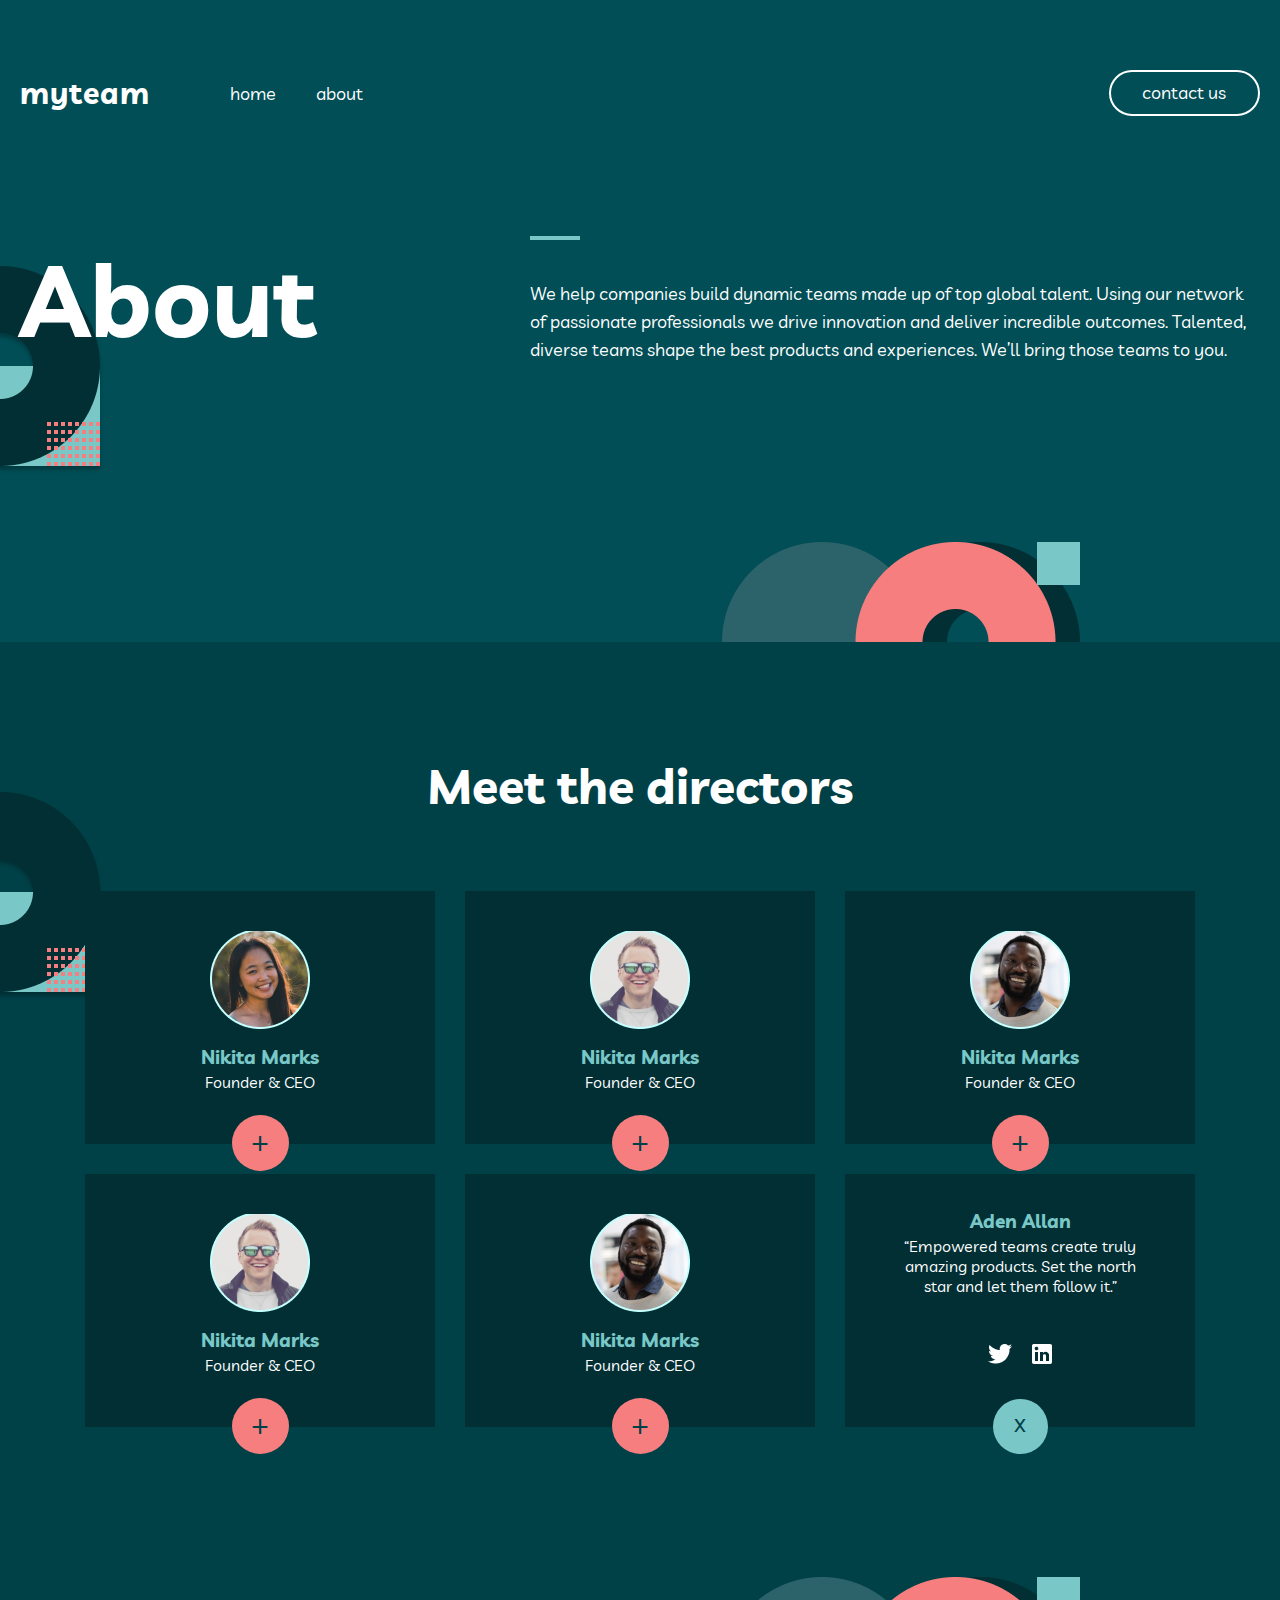
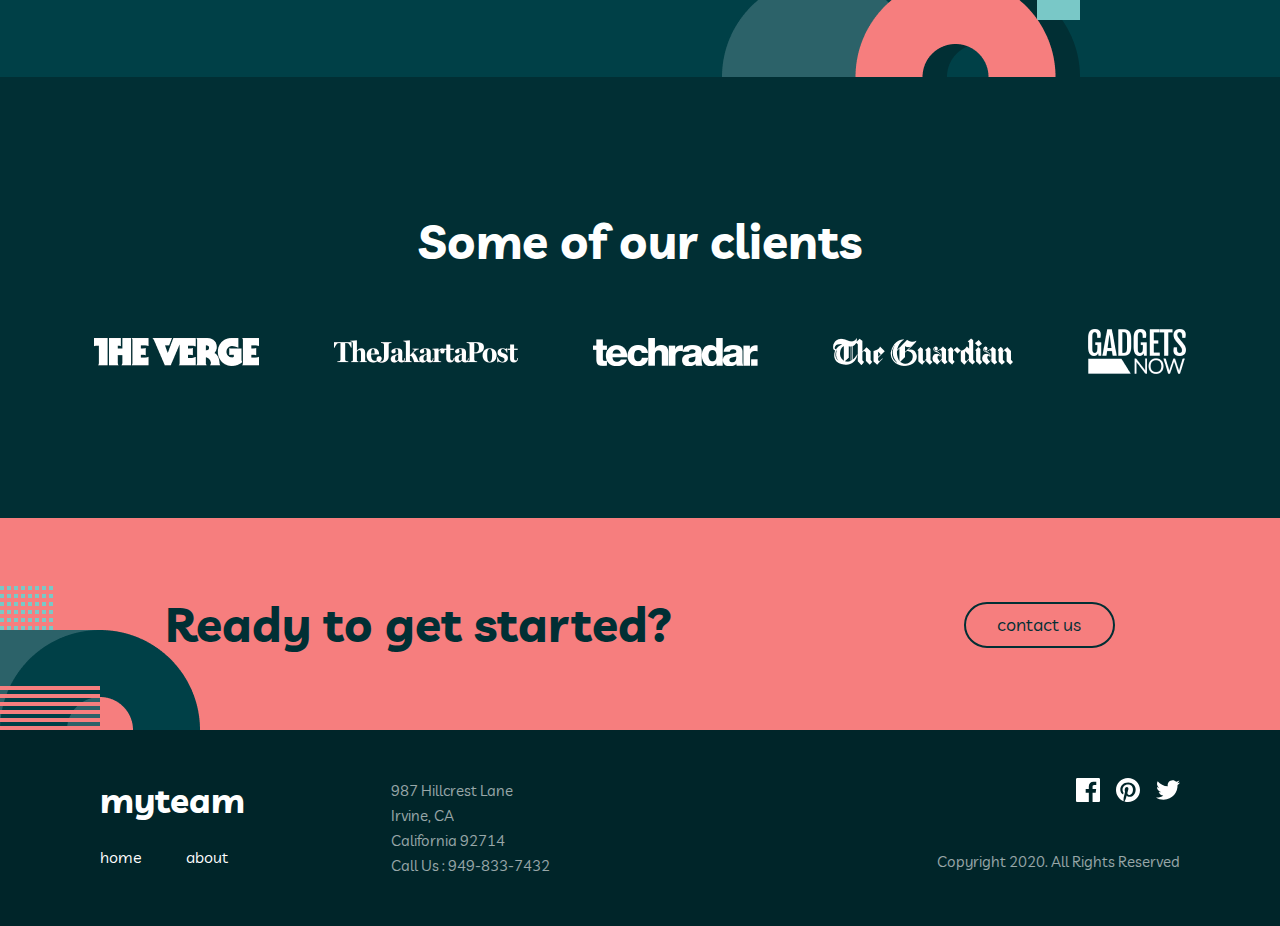
<file: about.html>
<!DOCTYPE html>
<html lang="en">
<head>
    <meta charset="UTF-8">
    <meta name="viewport" content="width=device-width, initial-scale=1.0">
    <title>myteam site</title>
    <link rel="preconnect" href="https://fonts.googleapis.com">
    <link rel="preconnect" href="https://fonts.gstatic.com" crossorigin>
    <link href="https://fonts.googleapis.com/css2?family=Livvic:wght@600;700&display=swap" 
        rel="stylesheet">
    <link rel="stylesheet" href="https://cdnjs.cloudflare.com/ajax/libs/font-awesome/6.5.1/css/all.min.css" integrity="sha512-DTOQO9RWCH3ppGqcWaEA1BIZOC6xxalwEsw9c2QQeAIftl+Vegovlnee1c9QX4TctnWMn13TZye+giMm8e2LwA==" crossorigin="anonymous" referrerpolicy="no-referrer" />
    <link rel="stylesheet" href="./css/style.css">
    <link rel="stylesheet" href="./css/about.css">
</head>
<body>
    <header>
        <div class="container">
            <nav class="nav">
                <ul class="nav__item">
                    <a href="/">
                        <li class="logo">myteam</li>
                    </a>
                    <div class="nav__item__page">
                        <a href="/">
                            <li>home</li>
                        </a>
                        <a href="./about.html">
                            <li>about</li>
                        </a>
                    </div>
                </ul>
                <a href="./contact.html" class="btn__header">contact us</a>
                <i class="fa-solid fa-bars" id="menu"></i>
            </nav>
            <div class="canvas__nav">
                <div class="nav__item__page">
                    <a href="#">
                        <li>home</li>
                    </a>
                    <a href="#">
                        <li>about</li>
                    </a>
                </div>
                <a href="./contact.html" class="btn__header">contact us</a>
            </div>
        </div>
    </header>
    <section class="find__section about__section">
        <div class="container">
            <div class="find__wrap">
                <div class="find__item">
                    <h1>About
                    </h1>
                </div>
                <div class="find__item find__item__two about__item  ">
                    <div class="rectangle"></div>
                    <p>We help companies build dynamic teams made up of top global talent. Using our network of passionate professionals we drive innovation and deliver incredible outcomes. Talented, diverse teams shape the best products and experiences. We’ll bring those teams to you.</p>
                </div>
            </div>
        </div>
    </section>

    <section class="meet__section">
        <div class="container">
            <div class="meet__wrap">
                <div class="meet__title">
                    <h1>Meet the directors</h1>
                </div>
                <div class="meet__card__wrap">
                    <div class="card">
                        <img src="./img/Oval (1).png" alt="">
                        <h3>Nikita Marks</h3>
                        <p>Founder & CEO</p>
                    </div>
                    <div class="card">
                        <img src="./img/Oval (2).png" alt="">
                        <h3>Nikita Marks</h3>
                        <p>Founder & CEO</p>
                    </div>
                    <div class="card">
                        <img src="./img/Oval (3).png" alt="">
                        <h3>Nikita Marks</h3>
                        <p>Founder & CEO</p>
                    </div>
                    <div class="card">
                        <img src="./img/Oval (2).png" alt="">
                        <h3>Nikita Marks</h3>
                        <p>Founder & CEO</p>
                    </div>
                    <div class="card">
                        <img src="./img/Oval (3).png" alt="">
                        <h3>Nikita Marks</h3>
                        <p>Founder & CEO</p>
                    </div>
                    <div class="card six__card">
                        <h3>Aden Allan</h3>
                        <p style="width: 254px; text-align: center;">“Empowered teams create truly amazing products. Set the north star and let them follow it.”</p>
                        <div>
                            <img src="./img/twiter.png" alt="">
                            <img src="./img/Shape.png" alt="">
                        </div>
                    </div>
                </div>
            </div>
        </div>
    </section>

    <section class="some__section">
        <div class="container">
            <div class="some__wrap">
                <div class="some__title">
                    <h1>Some of our clients</h1>
                </div>
                
                <div class="img__wrap">
                    <div>

                        <img src="./img/Object (4).png" alt="">
                    </div>
                    <div>

                        <img src="./img/jakarta.png" alt="">
                    </div>
                    <div>

                        <img src="./img/Object (3).png" alt="">
                    </div>
                    <div>

                        <img src="./img/Object (1).png" alt="">
                    </div>
                    <div>

                        <img src="./img/gadgets-now (1).png" alt="">
                    </div>
                </div>
            </div>
        </div>
    </section>

    <section class="ready__section">
        <div class="container">
            <div class="ready__wrap">
                <h1>Ready to get started?</h1>
                <div>

                    <a href="./contact.html">contact us</a>
                </div>
            </div>
        </div>
    </section>

    <footer class="footer__myteam">
        <div class="container">
            <div class="myteam__wrap__footer">
                <div class="card__wrap__link">
                    <div class="myteam__card__footer">
                        <h1>myteam</h1>
                        <a href="#">home</a>
                        <a href="#">about</a>
                    </div>
                    <div class="myteam__card__footer__two">
                        <p>987  Hillcrest Lane</p>
                        <p>Irvine, CA</p>
                        <p>California 92714</p>
                        <p>Call Us : 949-833-7432</p>
                    </div>
                </div>
                <div class="myteam__card__footer__three">
                    <div>
                        <svg width="24" height="24" viewBox="0 0 24 24" fill="none" xmlns="http://www.w3.org/2000/svg">
                            <path d="M22.675 0H1.325C0.593 0 0 0.593 0 1.325V22.676C0 23.407 0.593 24 1.325 24H12.82V14.706H9.692V11.084H12.82V8.413C12.82 5.313 14.713 3.625 17.479 3.625C18.804 3.625 19.942 3.724 20.274 3.768V7.008L18.356 7.009C16.852 7.009 16.561 7.724 16.561 8.772V11.085H20.148L19.681 14.707H16.561V24H22.677C23.407 24 24 23.407 24 22.675V1.325C24 0.593 23.407 0 22.675 0Z" fill="white"/>
                        </svg>
                        
                        <svg width="24" height="24" viewBox="0 0 24 24" fill="none" xmlns="http://www.w3.org/2000/svg">
                                <path id="Path" d="M12 0C5.373 0 0 5.372 0 12C0 17.084 3.163 21.426 7.627 23.174C7.522 22.225 7.427 20.769 7.669 19.733C7.887 18.796 9.076 13.768 9.076 13.768C9.076 13.768 8.717 13.049 8.717 11.986C8.717 10.318 9.684 9.072 10.888 9.072C11.911 9.072 12.406 9.841 12.406 10.762C12.406 11.791 11.751 13.33 11.412 14.757C11.129 15.951 12.011 16.926 13.189 16.926C15.322 16.926 16.961 14.677 16.961 11.431C16.961 8.558 14.897 6.549 11.949 6.549C8.535 6.549 6.531 9.11 6.531 11.756C6.531 12.787 6.928 13.894 7.424 14.494C7.522 14.613 7.536 14.718 7.507 14.839L7.174 16.199C7.121 16.419 7 16.466 6.772 16.36C5.273 15.662 4.336 13.471 4.336 11.711C4.336 7.926 7.086 4.449 12.265 4.449C16.428 4.449 19.663 7.416 19.663 11.38C19.663 15.516 17.056 18.844 13.436 18.844C12.22 18.844 11.077 18.213 10.686 17.466L9.938 20.319C9.667 21.362 8.936 22.669 8.446 23.465C9.57 23.812 10.763 24 12 24C18.627 24 24 18.627 24 12C24 5.372 18.627 0 12 0Z" fill="white"/>
                        </svg>
                                
                        <svg width="24" height="20" viewBox="0 0 24 20" fill="none" xmlns="http://www.w3.org/2000/svg">
                                    <path id="Path" d="M24 2.55699C23.117 2.94899 22.168 3.21299 21.172 3.33199C22.189 2.72299 22.97 1.75799 23.337 0.607986C22.386 1.17199 21.332 1.58199 20.21 1.80299C19.313 0.845986 18.032 0.247986 16.616 0.247986C13.437 0.247986 11.101 3.21399 11.819 6.29299C7.728 6.08799 4.1 4.12799 1.671 1.14899C0.381 3.36199 1.002 6.25699 3.194 7.72299C2.388 7.69699 1.628 7.47599 0.965 7.10699C0.911 9.38799 2.546 11.522 4.914 11.997C4.221 12.185 3.462 12.229 2.69 12.081C3.316 14.037 5.134 15.46 7.29 15.5C5.22 17.123 2.612 17.848 0 17.54C2.179 18.937 4.768 19.752 7.548 19.752C16.69 19.752 21.855 12.031 21.543 5.10599C22.505 4.41099 23.34 3.54399 24 2.55699Z" fill="white"/>
                        </svg>
                        
                    </div>
                    <p>Copyright 2020. All Rights Reserved</p>
                </div>
            </div>
        </div>
    </footer>


    <script src="./js/main.js"></script>
</body>
</html>
</file>
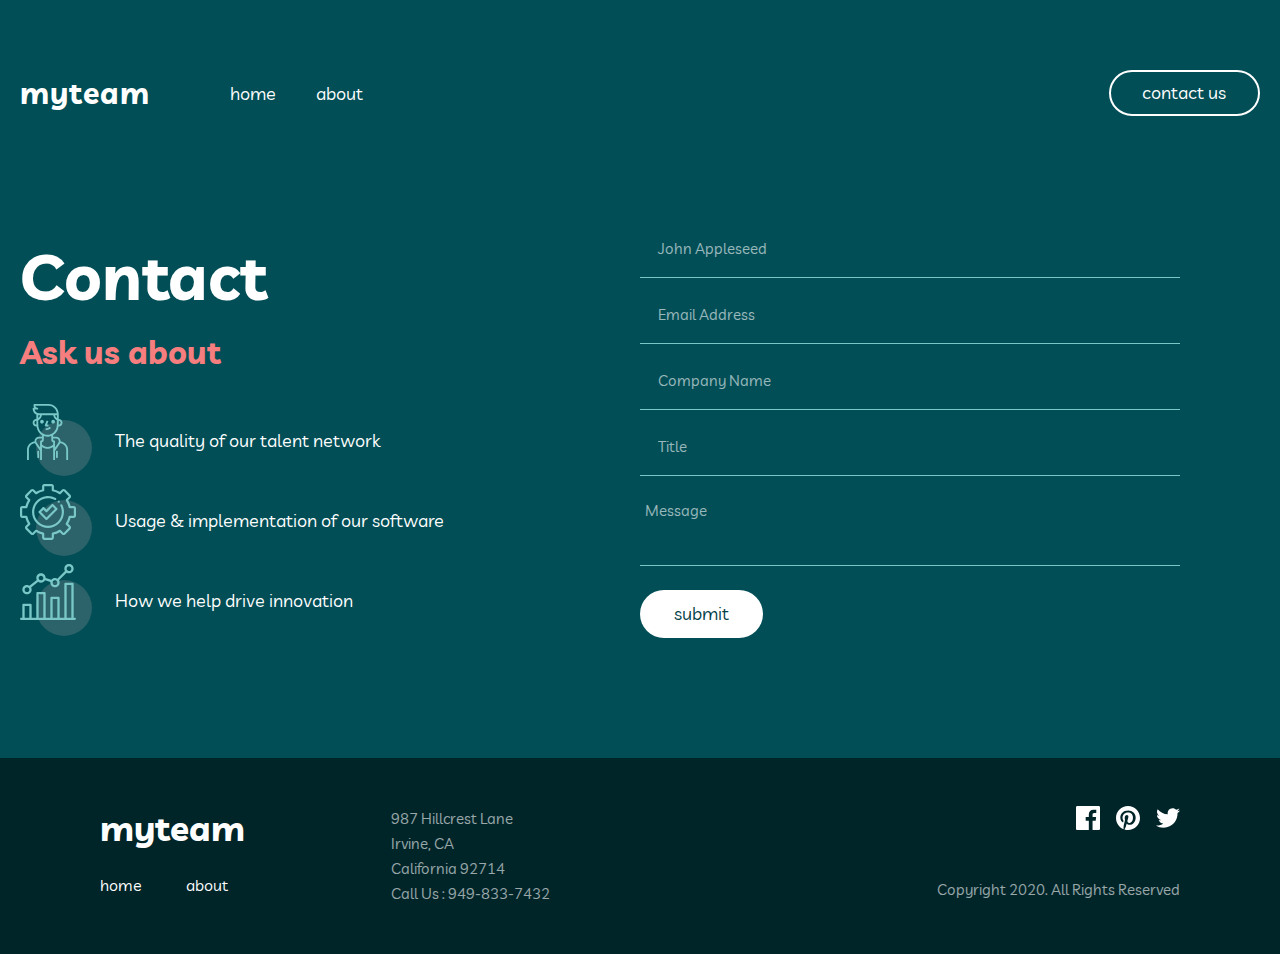
<file: contact.html>
<!DOCTYPE html>
<html lang="en">

<head>
    <meta charset="UTF-8">
    <meta name="viewport" content="width=device-width, initial-scale=1.0">
    <title>myteam site</title>
    <link rel="preconnect" href="https://fonts.googleapis.com">
    <link rel="preconnect" href="https://fonts.gstatic.com" crossorigin>
    <link href="https://fonts.googleapis.com/css2?family=Livvic:wght@600;700&display=swap" rel="stylesheet">
    <link rel="stylesheet" href="https://cdnjs.cloudflare.com/ajax/libs/font-awesome/6.5.1/css/all.min.css"
        integrity="sha512-DTOQO9RWCH3ppGqcWaEA1BIZOC6xxalwEsw9c2QQeAIftl+Vegovlnee1c9QX4TctnWMn13TZye+giMm8e2LwA=="
        crossorigin="anonymous" referrerpolicy="no-referrer" />
    <link rel="stylesheet" href="./css/style.css">
    <link rel="stylesheet" href="./css/about.css">
    <link rel="stylesheet" href="./css/contact.css">

</head>

<body>
    <header>
        <div class="container">
            <nav class="nav">
                <ul class="nav__item">
                    <a href="/">
                        <li class="logo">myteam</li>
                    </a>
                    <div class="nav__item__page">
                        <a href="/">
                            <li>home</li>
                        </a>
                        <a href="./about.html">
                            <li>about</li>
                        </a>
                    </div>
                </ul>
                <a href="./contact.html" class="btn__header">contact us</a>
                <i class="fa-solid fa-bars" id="menu"></i>
            </nav>
            <div class="canvas__nav">
                <div class="nav__item__page">
                    <a href="#">
                        <li>home</li>
                    </a>
                    <a href="#">
                        <li>about</li>
                    </a>
                </div>
                <a href="./contact.html" class="btn__header">contact us</a>
            </div>
        </div>
    </header>
    <section class="contact__section about__section">
        <div class="container">
            <div class="contact__wrap">
                <div class="contact__item">
                    <div class="contact__item__title">
                        <h1>Contact</h1>
                        <h3>Ask us about</h3>
                        <div class="contact__img__wrap">
                            <div class="contact__img__description">
                                <svg class="svg__one" width="72" height="72" viewBox="0 0 72 72" fill="none"
                                    xmlns="http://www.w3.org/2000/svg">
                                    <g id="Group 11">
                                        <circle id="Oval Copy 4" cx="44" cy="44" r="28" fill="#2C6269" />
                                        <g id="Group 9">
                                            <path id="Combined Shape" fill-rule="evenodd" clip-rule="evenodd"
                                                d="M14.4958 0H28.4958C34.1565 0 38.7625 4.606 38.7625 10.2666V10.2667V14.9333C40.8214 14.9333 42.4958 16.6078 42.4958 18.6667C42.4958 20.7256 40.8214 22.4 38.7625 22.4H38.55C38.2613 26.0674 36.1975 29.2747 33.1623 31.101V32.6667H36.1118C38.6029 32.6667 40.6292 34.693 40.6291 37.1842C40.6298 37.2541 40.6289 37.3238 40.6263 37.3934L40.7476 37.4014C44.9636 37.9624 48.0958 41.5427 48.0959 45.7333V56H46.2292V45.7334C46.2292 42.4733 43.7932 39.6891 40.561 39.258L40.1563 39.2323C40.0733 39.3986 39.9798 39.5606 39.8759 39.7172L35.0291 46.9513V56H33.1623V42.9565C31.5585 44.1449 29.6053 44.8 27.5625 44.8C25.5193 44.8 23.5662 44.1451 21.9625 42.9571V56H20.0958V46.9507L15.251 39.7198C15.1464 39.5623 15.0523 39.3996 14.9689 39.2326L14.5023 39.2634C11.3318 39.689 8.89576 42.4732 8.89576 45.7333V56H7.02905V45.7333C7.02905 41.5426 10.1613 37.9633 14.3165 37.407L14.4982 37.3946C14.4954 37.3215 14.4943 37.2481 14.495 37.1746C14.495 34.6929 16.5212 32.6666 19.0123 32.6666H21.9625V31.1315C19.2932 29.5509 17.3029 26.8626 16.72 23.577C16.6621 23.2503 16.6183 22.9208 16.5903 22.5904L16.5756 22.4H16.3625C14.3035 22.4 12.6292 20.7255 12.6292 18.6666C12.6292 16.6077 14.3035 14.9333 16.3625 14.9333H16.3639L16.3626 10.5691C14.1571 9.51877 12.6292 7.26788 12.6292 4.66659C12.6292 4.15144 13.0473 3.7333 13.5625 3.7333H14.0636C13.7445 3.18358 13.5625 2.54603 13.5625 1.86659V0.933297C13.5625 0.418141 13.9806 0 14.4958 0ZM33.1623 35.672V34.5334H36.1118C37.5733 34.5334 38.7625 35.7234 38.7625 37.1934C38.768 37.7264 38.615 38.2415 38.3229 38.6811L35.0291 43.5973V37.5387C35.0292 37.0226 34.6119 36.6053 34.0958 36.6053H33.9371C33.4891 36.5287 33.1586 36.1377 33.1623 35.672ZM29.5133 32.4996C30.1282 32.3806 30.7236 32.2126 31.2956 32V35.6636C31.2863 36.8807 32.0563 37.9363 33.1623 38.3254V40.4479C31.7314 42.032 29.7086 42.9333 27.5625 42.9333C25.4163 42.9333 23.3935 42.0319 21.9625 40.4494V38.3264C23.0676 37.9373 23.8375 36.8826 23.8292 35.672V32.0136C25.0092 32.4416 26.2729 32.6723 27.5728 32.6723C28.2121 32.6723 28.8618 32.6153 29.5133 32.4996ZM20.0958 37.5387V43.5959L16.804 38.6829C16.51 38.2414 16.357 37.7253 16.3626 37.1839C16.3625 35.7224 17.5515 34.5333 19.0132 34.5333H21.9625V35.6786C21.9653 36.1377 21.6358 36.5288 21.1878 36.6054H21.0291C20.5139 36.6054 20.0958 37.0226 20.0958 37.5387ZM35.1286 11.1999H36.896L36.8969 14.0611C36.1833 13.4162 35.4004 12.4564 35.1286 11.1999ZM33.2295 11.1999C33.6437 14.0413 35.8703 15.7542 36.8976 16.4045L36.8986 19.5273L36.7016 22.0715C36.4422 26.3238 33.3398 29.8584 29.1725 30.6647C24.2034 31.5467 19.4396 28.2213 18.5567 23.2503C18.5092 22.9796 18.4727 22.7071 18.4503 22.4401L18.2292 19.6V16.4032C19.2574 15.752 21.4814 14.0394 21.8953 11.1999H33.2295ZM16.3625 16.8H16.3644L16.3653 19.6719L16.4317 20.5333H16.3625C15.333 20.5333 14.4958 19.6961 14.4958 18.6666C14.4958 17.6372 15.333 16.8 16.3625 16.8ZM19.9963 11.1999C19.7247 12.4555 18.9424 13.4148 18.2292 14.0597V11.1334C18.534 11.1772 18.8457 11.1999 19.1625 11.1999H19.9963ZM38.7625 19.6V16.8C39.7919 16.8 40.6292 17.6372 40.6292 18.6667C40.6292 19.6961 39.792 20.5334 38.7625 20.5334H38.6912L38.7625 19.6ZM14.59 5.6C15.0232 7.72702 16.9094 9.3333 19.1625 9.3333V9.33341H36.8435C36.3778 5.13898 32.8125 1.8667 28.4958 1.8667H15.4291C15.4291 2.89625 16.2663 3.73341 17.2958 3.73341C17.8109 3.73341 18.2291 4.15155 18.2291 4.6667C18.2291 5.18186 17.8109 5.6 17.2958 5.6H14.59ZM23.8292 17.7333C23.8292 18.7642 22.9934 19.6 21.9625 19.6C20.9315 19.6 20.0958 18.7642 20.0958 17.7333C20.0958 16.7023 20.9315 15.8666 21.9625 15.8666C22.9934 15.8666 23.8292 16.7023 23.8292 17.7333ZM33.1625 19.6C34.1934 19.6 35.0292 18.7642 35.0292 17.7333C35.0292 16.7023 34.1934 15.8666 33.1625 15.8666C32.1315 15.8666 31.2958 16.7023 31.2958 17.7333C31.2958 18.7642 32.1315 19.6 33.1625 19.6ZM27.0743 20.5333L28.4286 17.1472L26.6954 16.4537L24.8287 21.1204C24.7139 21.4079 24.7494 21.7346 24.923 21.9903C25.0966 22.246 25.386 22.4 25.6959 22.4H28.4959V20.5333H27.0743ZM25.8545 24.2667C27.3076 24.2657 28.674 23.7001 29.7026 22.6726L31.0223 23.9933C29.6419 25.3727 27.806 26.1324 25.8545 26.1334H25.6958V24.2667H25.8545ZM17.2959 47.6C17.2959 47.0839 17.714 46.6667 18.2292 46.6667C18.7443 46.6667 19.1625 47.0839 19.1625 47.6V53.2C19.1625 53.7161 18.7443 54.1333 18.2292 54.1333C17.714 54.1333 17.2959 53.7161 17.2959 53.2V47.6ZM35.9625 47.6C35.9625 47.0839 36.3796 46.6667 36.8958 46.6667C37.4119 46.6667 37.8292 47.0839 37.8291 47.6V53.2C37.8291 53.7161 37.4119 54.1333 36.8958 54.1333C36.3796 54.1333 35.9625 53.7161 35.9625 53.2V47.6Z"
                                                fill="#79C8C7" />
                                        </g>
                                    </g>
                                </svg>
                                <p>The quality of our talent network</p>
                            </div>
                            <div class="contact__img__description">
                                <svg width="72" height="72" viewBox="0 0 72 72" fill="none"
                                    xmlns="http://www.w3.org/2000/svg">
                                    <g id="Group 12">
                                        <circle id="Oval Copy" cx="44" cy="44" r="28" fill="#2C6269" />
                                        <path id="Combined Shape" fill-rule="evenodd" clip-rule="evenodd"
                                            d="M33.9062 53.8125C33.9062 55.0186 32.9249 56 31.7188 56H24.2812C23.0751 56 22.0938 55.0186 22.0938 53.8125V50.5471C20.0357 50.0092 18.0717 49.1948 16.2354 48.1177L13.9244 50.4287C13.0712 51.2815 11.6835 51.2815 10.8307 50.4287L5.57129 45.1693C4.71851 44.3165 4.71851 42.9288 5.57129 42.076L7.88226 39.7646C6.80518 37.9283 5.99084 35.9643 5.45294 33.9062H2.1875C0.981384 33.9062 0 32.9249 0 31.7188V24.2812C0 23.0751 0.981384 22.0938 2.1875 22.0938H5.44568C5.98187 20.0323 6.79535 18.0648 7.87244 16.2251L5.57129 13.924C4.71851 13.0712 4.71851 11.6835 5.57129 10.8307L10.8307 5.57129C11.6835 4.71851 13.0712 4.71851 13.9244 5.57129L16.2174 7.86475C18.0588 6.78253 20.0289 5.96478 22.0938 5.42517V2.1875C22.0938 0.981384 23.0751 0 24.2812 0H31.7188C32.9249 0 33.9062 0.981384 33.9062 2.1875V5.41791C35.9741 5.95581 37.948 6.77271 39.7924 7.85449L42.076 5.57129C42.9288 4.71851 44.3165 4.71851 45.1693 5.57129L50.4287 10.8307C51.2815 11.6835 51.2815 13.0712 50.4287 13.9244L48.1455 16.2076C49.2273 18.052 50.0442 20.0259 50.5821 22.0938H53.8125C55.0186 22.0938 56 23.0751 56 24.2812V31.7188C56 32.9249 55.0186 33.9062 53.8125 33.9062H50.5748C50.0352 35.9711 49.217 37.9412 48.1353 39.7826L50.4283 42.076C51.2811 42.9288 51.2811 44.3165 50.4283 45.1693L45.1693 50.4287C44.3165 51.2815 42.9288 51.2815 42.0756 50.4287L39.7749 48.1276C37.9348 49.2047 35.9673 50.0181 33.9062 50.5543V53.8125ZM16.0713 45.641C16.2747 45.641 16.4785 45.6974 16.6596 45.8127C18.7407 47.1415 21.0167 48.0853 23.4238 48.618C23.9249 48.7291 24.2812 49.173 24.2812 49.6862V53.8125H31.7188V49.6921C31.7188 49.1786 32.0759 48.7343 32.5775 48.624C34.988 48.0934 37.2674 47.1509 39.3519 45.823C39.7843 45.5474 40.3504 45.6094 40.7131 45.9721L43.6227 48.8817L48.8817 43.6227L45.9785 40.7195C45.6154 40.3564 45.5538 39.7894 45.8307 39.3566C47.1641 37.2717 48.1118 34.9902 48.6462 32.5762C48.7569 32.0751 49.2012 31.7188 49.7139 31.7188H53.8125V24.2812H49.7199C49.2064 24.2812 48.762 23.9241 48.6518 23.4225C48.1199 21.0051 47.174 18.7202 45.8405 16.6318C45.5645 16.199 45.6265 15.6329 45.9892 15.2698L48.8817 12.3773L43.6227 7.11835L40.7302 10.0108C40.3675 10.3735 39.801 10.4355 39.3682 10.1595C37.2798 8.82605 34.9949 7.88055 32.5775 7.34821C32.0759 7.23798 31.7188 6.79364 31.7188 6.28009V2.1875H24.2812V6.28607C24.2812 6.79919 23.9249 7.2431 23.4242 7.35419C21.0098 7.88867 18.7283 8.83588 16.6434 10.1693C16.211 10.4462 15.6436 10.3846 15.2809 10.0215L12.3773 7.11835L7.11835 12.3773L10.0279 15.2873C10.3906 15.6496 10.4526 16.2157 10.177 16.6481C8.84912 18.7326 7.90662 21.012 7.37598 23.4225C7.26575 23.9241 6.82141 24.2812 6.30786 24.2812H2.1875V31.7188H6.31384C6.82697 31.7188 7.27087 32.0755 7.38196 32.5762C7.91473 34.9838 8.85895 37.2593 10.1873 39.3404C10.4633 39.7732 10.4017 40.3397 10.0386 40.7025L7.11835 43.6227L12.3773 48.8821L15.2975 45.9614C15.509 45.7504 15.7889 45.641 16.0713 45.641ZM16.7083 39.2917C19.8217 42.4046 23.9108 43.9615 28 43.9615C32.0892 43.9615 36.1783 42.4046 39.2917 39.2917C44.1597 34.4241 45.3646 27.0182 42.2901 20.8641C42.0201 20.3237 41.363 20.1041 40.8229 20.3741C40.2825 20.6441 40.0633 21.3012 40.3333 21.8417C42.9865 27.1528 41.9462 33.5439 37.7451 37.7451C35.0581 40.432 31.5295 41.7753 28 41.7748C24.4714 41.7744 20.9419 40.4312 18.2554 37.7451C12.8819 32.3716 12.8819 23.6284 18.2554 18.2554C22.6026 13.9077 29.38 12.9691 34.736 15.9726C35.2628 16.2682 35.9293 16.0807 36.2249 15.5535C36.5201 15.0267 36.3326 14.3602 35.8058 14.0649C32.8296 12.3961 29.3181 11.7219 25.9167 12.1671C22.4039 12.6268 19.2197 14.1974 16.7083 16.7083C10.4821 22.9346 10.4821 33.0654 16.7083 39.2917ZM38.7572 18.8138C38.4684 18.8138 38.1873 18.6976 37.9826 18.4929C37.7792 18.2896 37.6635 18.0084 37.6635 17.72C37.6635 17.4321 37.7792 17.1501 37.9826 16.9467C38.186 16.7429 38.4684 16.6263 38.7572 16.6263C39.0447 16.6263 39.3267 16.7429 39.5305 16.9467C39.7339 17.1501 39.851 17.4321 39.851 17.72C39.851 18.0084 39.7339 18.2896 39.5305 18.4929C39.3259 18.6976 39.0447 18.8138 38.7572 18.8138ZM26.4564 36.0574C26.1663 36.0574 25.8881 35.9421 25.683 35.737L18.7664 28.8199C18.3391 28.3931 18.3391 27.7005 18.7664 27.2733L22.6893 23.3499C22.8944 23.1448 23.1725 23.0298 23.4626 23.0298C23.7527 23.0298 24.0313 23.1448 24.2364 23.3499L26.4564 25.5703L31.764 20.263C32.1909 19.8358 32.8834 19.8358 33.3107 20.263L37.2341 24.1864C37.6609 24.6132 37.6609 25.3058 37.2341 25.733L27.2301 35.737C27.0246 35.9421 26.7465 36.0574 26.4564 36.0574ZM21.0863 28.0466L26.4564 33.4166L34.9137 24.9597L32.5374 22.5834L27.2301 27.8906C27.025 28.0957 26.7465 28.2111 26.4564 28.2111C26.1663 28.2111 25.8881 28.0957 25.683 27.8906L23.4626 25.6702L21.0863 28.0466Z"
                                            fill="#79C8C7" />
                                    </g>
                                </svg>

                                <p>Usage & implementation of our software</p>
                            </div>
                            <div class="contact__img__description">
                                <svg class="svg__three" width="72" height="72" viewBox="0 0 72 72" fill="none"
                                    xmlns="http://www.w3.org/2000/svg">
                                    <g id="Group 13">
                                        <circle id="Oval" cx="44" cy="44" r="28" fill="#2C6269" />
                                        <path id="Combined Shape" fill-rule="evenodd" clip-rule="evenodd"
                                            d="M44.3333 4.6667C44.3333 2.093 46.4263 0 49 0C51.5737 0 53.6667 2.093 53.6667 4.6667C53.6667 7.24041 51.5737 9.33341 49 9.33341C48.1355 9.33341 47.3252 9.09726 46.6303 8.68608L39.0194 16.297C39.4306 16.992 39.6667 17.8022 39.6667 18.6667C39.6667 21.2404 37.5737 23.3334 35 23.3334C32.4263 23.3334 30.3333 21.2404 30.3333 18.6667C30.3333 18.4032 30.3552 18.1447 30.3974 17.893L25.0246 16.3608C24.2129 17.7396 22.7129 18.6667 21 18.6667C19.9493 18.6667 18.9788 18.3179 18.1981 17.73L11.0811 23.4046C11.4541 24.075 11.6667 24.8465 11.6667 25.6667C11.6667 28.2404 9.5737 30.3334 7 30.3334C4.4263 30.3334 2.3333 28.2404 2.3333 25.6667C2.3333 23.093 4.4263 21 7 21C7.90488 21 8.75035 21.2587 9.46631 21.7061L16.7404 15.9062C16.4788 15.3239 16.3333 14.6787 16.3333 14C16.3333 11.4263 18.4263 9.3333 21 9.3333C23.5737 9.3333 25.6667 11.4263 25.6667 14C25.6667 14.0389 25.6662 14.0777 25.6653 14.1165L31.3656 15.742C32.2217 14.6803 33.5327 14 35 14C35.8645 14 36.6748 14.2361 37.3697 14.6473L44.9806 7.03637C44.5694 6.34145 44.3333 5.5312 44.3333 4.6667ZM19.2225 15.5101C19.209 15.491 19.1948 15.4722 19.18 15.4537C19.1649 15.4348 19.1494 15.4164 19.1334 15.3987C18.8404 15.0086 18.6667 14.524 18.6667 14C18.6667 12.7143 19.712 11.6667 21 11.6667C22.288 11.6667 23.3333 12.7144 23.3333 14C23.3333 15.2857 22.288 16.3333 21 16.3333C20.2882 16.3333 19.6506 16.0133 19.2225 15.5101ZM8.61291 23.982C8.1938 23.5805 7.62552 23.3334 7 23.3334C5.712 23.3334 4.6667 24.381 4.6667 25.6667C4.6667 26.9523 5.712 28 7 28C8.288 28 9.3333 26.9523 9.3333 25.6667C9.3333 25.0421 9.08657 24.4737 8.68515 24.0543C8.66023 24.0314 8.63612 24.0073 8.61291 23.982ZM47.3975 6.3613C47.3831 6.34522 47.3681 6.32945 47.3527 6.314C47.3373 6.29859 47.3215 6.28369 47.3055 6.26933C46.9096 5.85087 46.6667 5.28643 46.6667 4.6667C46.6667 3.381 47.712 2.33341 49 2.33341C50.288 2.33341 51.3333 3.38111 51.3333 4.6667C51.3333 5.9523 50.288 7 49 7C48.3796 7 47.8155 6.75694 47.3975 6.3613ZM52.5 18.6667C53.144 18.6667 53.6667 19.1893 53.6667 19.8334V53.6667H54.8333C55.4773 53.6667 56 54.1893 56.0001 54.8333C56.0001 55.4773 55.4774 56 54.8334 56H52.5159L52.5 56.0001H45.5L45.4841 56H38.5159L38.5 56.0001H31.5L31.4841 56H24.5159L24.5 56.0001H17.5L17.4841 56H10.5H3.5H1.1667C0.522703 56 0 55.4773 0 54.8333C0 54.1893 0.522703 53.6667 1.1667 53.6667H2.3333V40.8334C2.3333 40.1894 2.856 39.6667 3.5 39.6667H10.5C11.144 39.6667 11.6667 40.1893 11.6667 40.8333V53.6667H16.3333V29.1667C16.3333 28.5227 16.856 28 17.5 28H24.5C25.144 28 25.6667 28.5227 25.6667 29.1667V53.6667H30.3333V33.8334C30.3333 33.1894 30.856 32.6667 31.5 32.6667H38.5C39.144 32.6667 39.6667 33.1893 39.6667 33.8334V53.6667H44.3333V19.8334C44.3333 19.1894 44.856 18.6667 45.5 18.6667H52.5ZM51.3333 21V53.6667H46.6666V21H51.3333ZM37.3333 53.6667V35H32.6666V53.6667H37.3333ZM18.6666 30.3333H23.3333V53.6667H18.6666V30.3333ZM9.33341 53.6667V42H4.6667V53.6667H9.3333H9.33341ZM35 21C33.712 21 32.6667 19.9523 32.6667 18.6667C32.6667 17.381 33.712 16.3334 35 16.3334C36.288 16.3334 37.3333 17.3811 37.3333 18.6667C37.3333 19.9523 36.288 21 35 21Z"
                                            fill="#79C8C7" />
                                    </g>
                                </svg>
                                <p>How we help drive innovation</p>
                            </div>
                        </div>
                        
                    </div>
                </div>
                <div class="contact__item contact__item__two  ">
                    <div class="contact__input">
                        <input type="text"  placeholder="John Appleseed">
                        <input type="text" placeholder="Email Address">
                        <input type="text" placeholder="Company Name">
                        <input type="text" placeholder="Title">
                        <input style="padding: 10px 0 55px  0; " class="last__inp" type="text" placeholder="Message">
                        <button>submit</button>
                    </div>
                </div>
            </div>
        </div>
    </section>


    <footer class="footer__myteam">
        <div class="container">
            <div class="myteam__wrap__footer">
                <div class="card__wrap__link">
                    <div class="myteam__card__footer">
                        <h1>myteam</h1>
                        <a href="#">home</a>
                        <a href="#">about</a>
                    </div>
                    <div class="myteam__card__footer__two">
                        <p>987 Hillcrest Lane</p>
                        <p>Irvine, CA</p>
                        <p>California 92714</p>
                        <p>Call Us : 949-833-7432</p>
                    </div>
                </div>
                <div class="myteam__card__footer__three">
                    <div>
                        <svg width="24" height="24" viewBox="0 0 24 24" fill="none" xmlns="http://www.w3.org/2000/svg">
                            <path
                                d="M22.675 0H1.325C0.593 0 0 0.593 0 1.325V22.676C0 23.407 0.593 24 1.325 24H12.82V14.706H9.692V11.084H12.82V8.413C12.82 5.313 14.713 3.625 17.479 3.625C18.804 3.625 19.942 3.724 20.274 3.768V7.008L18.356 7.009C16.852 7.009 16.561 7.724 16.561 8.772V11.085H20.148L19.681 14.707H16.561V24H22.677C23.407 24 24 23.407 24 22.675V1.325C24 0.593 23.407 0 22.675 0Z"
                                fill="white" />
                        </svg>

                        <svg width="24" height="24" viewBox="0 0 24 24" fill="none" xmlns="http://www.w3.org/2000/svg">
                            <path id="Path"
                                d="M12 0C5.373 0 0 5.372 0 12C0 17.084 3.163 21.426 7.627 23.174C7.522 22.225 7.427 20.769 7.669 19.733C7.887 18.796 9.076 13.768 9.076 13.768C9.076 13.768 8.717 13.049 8.717 11.986C8.717 10.318 9.684 9.072 10.888 9.072C11.911 9.072 12.406 9.841 12.406 10.762C12.406 11.791 11.751 13.33 11.412 14.757C11.129 15.951 12.011 16.926 13.189 16.926C15.322 16.926 16.961 14.677 16.961 11.431C16.961 8.558 14.897 6.549 11.949 6.549C8.535 6.549 6.531 9.11 6.531 11.756C6.531 12.787 6.928 13.894 7.424 14.494C7.522 14.613 7.536 14.718 7.507 14.839L7.174 16.199C7.121 16.419 7 16.466 6.772 16.36C5.273 15.662 4.336 13.471 4.336 11.711C4.336 7.926 7.086 4.449 12.265 4.449C16.428 4.449 19.663 7.416 19.663 11.38C19.663 15.516 17.056 18.844 13.436 18.844C12.22 18.844 11.077 18.213 10.686 17.466L9.938 20.319C9.667 21.362 8.936 22.669 8.446 23.465C9.57 23.812 10.763 24 12 24C18.627 24 24 18.627 24 12C24 5.372 18.627 0 12 0Z"
                                fill="white" />
                        </svg>

                        <svg width="24" height="20" viewBox="0 0 24 20" fill="none" xmlns="http://www.w3.org/2000/svg">
                            <path id="Path"
                                d="M24 2.55699C23.117 2.94899 22.168 3.21299 21.172 3.33199C22.189 2.72299 22.97 1.75799 23.337 0.607986C22.386 1.17199 21.332 1.58199 20.21 1.80299C19.313 0.845986 18.032 0.247986 16.616 0.247986C13.437 0.247986 11.101 3.21399 11.819 6.29299C7.728 6.08799 4.1 4.12799 1.671 1.14899C0.381 3.36199 1.002 6.25699 3.194 7.72299C2.388 7.69699 1.628 7.47599 0.965 7.10699C0.911 9.38799 2.546 11.522 4.914 11.997C4.221 12.185 3.462 12.229 2.69 12.081C3.316 14.037 5.134 15.46 7.29 15.5C5.22 17.123 2.612 17.848 0 17.54C2.179 18.937 4.768 19.752 7.548 19.752C16.69 19.752 21.855 12.031 21.543 5.10599C22.505 4.41099 23.34 3.54399 24 2.55699Z"
                                fill="white" />
                        </svg>

                    </div>
                    <p>Copyright 2020. All Rights Reserved</p>
                </div>
            </div>
        </div>
    </footer>


    <script src="./js/main.js"></script>
</body>

</html>
</file>
<file: css/style.css>
* {
    margin: 0;
    padding: 0;
    box-sizing: border-box;
    font-family: 'Livvic', sans-serif;
}

body {
    overflow-x: hidden  ;
}

header {
    background-color: #014E56;
    /* padding:  0 90px; */
}

.container {
    max-width: 1240px;
    /* margin: 0 140px; */
    margin: 0 auto;
}

.nav {
    display: flex;
    justify-content: space-between;
    align-items: center;
    /* border: 1px solid #000; */
    padding: 70px 0 0 0;
}

.nav__item {
    display: flex;
    align-items: center;
    gap: 80px;
}


.nav__item  a{
    color: white;
    text-decoration: none;
    list-style: none;

}

.nav__item  a .logo {
    font-size: 30px;
    font-weight: 700;
    letter-spacing: 1px;
}

.nav__item  a li {
    font-size: 18px;
}

.nav__item__page {
    display: flex;
    gap: 40px;
    
}
.btn__header {
    font-size: 18px;
    border: 2px solid white;
    background: none;
    color: white;
    padding: 9px 32px 10px 31px ;
    border-radius: 30px;
    text-decoration: none;
}
a{text-decoration: none;}

/* Menu start */
.canvas__nav{
    display: none;
}
#menu{
    display: none;
    font-size: 25px;
    color: white;
    z-index: 100;
}



@media (max-width:600px) {
    .nav {

    }

    #menu{
        display: block;
    }
    
    .nav .nav__item__page, .nav .btn__header {
        display: none;
    }


    .canvas__nav {
        display: flex;
        flex-direction: column;
        align-items: start;
        justify-content: flex-start;
        gap: 30px;
        z-index: 5;
        padding:  0 48px ;
        position: fixed;
        right: -100%;
        top: 0;
        width: 70%;
        height: 100vh;
        background-color: #F67E7E;
        transition: all 0.3s linear;
    } 

    .nav__item__page {
        flex-direction: column;
        gap: 24px;
        margin-top: 100px;
        
        font-size: 18px;
        list-style: none;
    }

    .nav__item__page a {
        text-decoration: none;
        color: white;
    }
    /* .nav__item__page {
        position: absolute;
        z-index: 100;
        display: flex;
        flex-direction: column;
        gap: 20px;
        max-width: 372px;
        right: -150px;
        top: 100px;
        width: 100%;
    }

    .nav__item__page a li{
        font-size: 18px;

    }


    .btn__header {
        position: absolute;
        z-index: 100;
        display: block;
        right: 80px;
        top: 200px;
        width: 40%;

    } */
}
@media (max-width:400px) {
    .canvas__nav {
        width: 100%;
    }
}


/* find 2 */

.find__section {
    background: url(/img/header_left.png) left 150px no-repeat,url(/img/header_bottom.png) bottom right 200px  no-repeat;
    
    padding: 120px 0 250px 0;
    background-color: #014E56;
    

}


.find__wrap {
    display: flex;
    justify-content: space-between;
    /* border: 1px solid #000; */
    
}

.find__item {
    width: 60%;
    
}

.find__item__two{
    width: 40%;
    display: flex;
    flex-direction: column;
    justify-content: space-between;
}

.rectangle {
    content: "";
    width: 50px;
    height: 4px;
    background: #79C8C7;


}
.find__item h1 {
    font-size: 100px;
    width: 80%;
    color: white;
}

.find__item__two p {
    color: white;
    font-size: 18px;
    line-height: 28px;
    width: 445px;
    height: 112px;

}



@media (max-width:1120px) {
    .container {
        margin: 0 70px;
    }

    .find__item {
        width: 55%;
    }
    .find__item__two {
        width: 45%;
    }

    .find__item h1 {
        font-size: 78px;
    }
    .find__item__two p {
        font-size: 17px;
        width: 100%;
    }
}

@media (max-width:970px) {
    .find__item {
        width: 52%;
    }
    .find__item__two {
        width: 48%;
    }
    .find__item h1 {
        font-size: 68px;
    }
    .find__item__two p {
        font-size: 15px;
        width: 100%;
    }
}
@media (max-width:850px) {
    
    .nav {
        padding: 60px 38px 0 38px;
    }

    .nav__item {
        gap: 40px;
    }


    .find__section {
        /* background-color: #014E56; */
        padding: 120px 0 240px 0;
        background: url(/img/header_bottom.png) bottom right 200px  no-repeat #014E56;
    }

    .container {
        margin: 0 auto;
    }

    .find__wrap {
        flex-direction: column;
        align-items: center;
        justify-content: center;
        gap: 24px;

    }
    .find__item {
        width: 100%;
        text-align: center;
        display: flex;
        justify-content: center;
        align-items: center;

    }
    .find__item__two{
        width: 100%;
        text-align: center;
        display: flex;
        justify-content: center;
    }
    .find__item h1 {
        max-width: 683px;
        font-size: 64px;
        /* display: flex;
        align-items: center;
        justify-content: center; */
    }  
    .rectangle {
        display: none;
    }

    .find__item__two p {
        font-size: 15px;
        max-width: 457px;
        line-height: 28px;
        /* display: flex;
        align-items: center;
        justify-content: center; */
    }
}


@media (max-width:610px) {
    .nav {
        padding: 45px 24px 0 24px;
    }

    
}


@media (max-width:530px) {
    .find__wrap .find__item__two p {
        padding: 0 24px;
    }

    }

    @media (max-width:470px) {
        .find__section {
            padding-top: 80px;
        }
        .find__wrap .find__item h1 {
            font-size: 40px;
        }
    }





.build__section{
    padding: 140px 0;
    background: url(/img/build__backg__img.png) right bottom no-repeat #012F34;
}

.build__wrap {
    display: flex;
    justify-content: space-between;
    gap: 70px;
    color: white;
}

.rectangle__two {
    background-color: #F67E7E;
    width: 50px;
    height: 4px;
    margin-bottom: 50px;
}

.build__item {
    width: 50%;
}



.build__item .build__title {
    font-size: 48px;
    max-width: 445px;
}

.build__item__two {
    display: flex;
    flex-direction: column;
    gap: 32px;
    padding-top: 50px;
    width: 50%;
}
.build__card{
    display: flex;
    gap: 24px;

}

.build__description h3 {
    color: #F67E7E;
    margin-bottom: 16px;
}

.build__description p {
    max-width: 445px;
    font-size: 15px; 
    line-height: 25px;
    opacity: 0.8;
}



@media (max-width:850px) {
    .build__section {
        padding: 100px 98px;
        background: url(/img/build__backg__img.png) right top no-repeat #012F34;
    }

    .build__wrap {
        flex-direction: column;
        align-items: center;
    }

    .build__item {
        width: 100%;
    }

    .build__item .build__title {
        font-size: 32px;
    }


    .build__item__two {
        width: 100%;

    }

    .build__description p {
        max-width: 478px;
        
    }
}

@media (max-width:550px) {
    .build__section {
        padding: 64px 24px;
    }

    
}

@media (max-width:391px) {
    .build__wrap {
        gap: 6px;
    }

    .rectangle__two {
        margin-bottom: 32px;
    }

    .build__item .build__title {
        max-width: 240px;
    }

    .build__item__two {
        gap: 48px;
    }

    .build__card {
        flex-direction: column;
        align-items: center;
        text-align: center;
    }

    .build__description h3 {
        margin-bottom: 8px;
    }
}


/* 4 */

.delivering__section {
    background: url(/img/Group\ 8\ Copy.png) left top no-repeat, url(/img/bgc__right.png) right bottom no-repeat #004047;
    padding: 140px 0;
}

.delivering__title {
    width: 100%;
    display: flex;
    justify-content: center;
    margin-bottom: 50px;
}

.delivering__title h1 {
    max-width: 932px;
    text-align: center;
    font-size: 48px;
    color: white;
}

.delivering__card__wrap {
    display: flex;
    justify-content: space-between;
}

.delivering__card__wrap  .card {
    max-width: 350px;
    text-align: center;
    /* border: 1px solid #000; */
    padding: 35px 0 0  0;
    background: url(/img/bgc__card__delivering.png) top  center no-repeat;
}

.delivering__card__wrap  .card {
    color: white;
    font-size: 15px;
    line-height: 25px;
}

.delivering__card__wrap  .card .card__description {
    margin: 24px 0 32px 0;
}



@media (max-width: 1121px) {
    .delivering__card__wrap {
        flex-wrap: wrap;
        align-items: center;
        justify-content: center;
        gap: 50px;
    }
}

@media (max-width: 910px) {
    .delivering__card__wrap .card {
        max-width: 573px;
    }
}
@media (max-width: 850px) {

    .delivering__section {
        padding: 100px 97px;
    }

    .delivering__card__wrap {
        gap: 48px;
    }

    .delivering__card__wrap .card {
        max-width: 573px;
}

    .delivering__title h1 {
        max-width: 573px;
        font-size: 32px;
    }
    .delivering__card__wrap .card .card__description {
        margin: 18px 0 16px 0;
    }
}

@media (max-width: 850px) {
    .delivering__section {
        padding: 140px 24px;
    }
}


.ready__section {
    padding: 76px 0px;
    background: url(/img/Group\ 8\ \(3\).png) left bottom no-repeat #F67E7E;
}

.ready__wrap {
    display: flex;
    justify-content: space-around;
    align-items: center;


}

.ready__wrap h1 {
    font-size: 48px;
    color: #012F34;
}

.ready__wrap button, 
.ready__wrap a {
    font-size: 18px;
    border: 2px solid #012F34;
    background: none;
    color: #012F34;
    padding: 9px 32px 10px 31px ;
    border-radius: 30px;
}

@media (max-width: 850px) {
    .ready__section {
        padding: 76px 95px;
        background: url(/img/Group\ 8\ \(3\).png) left bottom -20px no-repeat #F67E7E;
    }

    .ready__wrap {
        justify-content: space-between;
    }
    
    .ready__wrap h1 {
        font-size: 32px;
        text-align: center;

    }
}

@media (max-width: 720px) {
    .ready__section {
        padding: 80px 24px;

    }
    .ready__wrap {
        flex-direction: column;
        gap: 24px;
    }
}


.footer__myteam {
    background-color: #002529;
    padding: 48px 100px;
}

.myteam__wrap__footer {
    display: flex;
    justify-content: space-between;
    gap: 30px;
}

.card__wrap__link {
    display: flex;
    width: 100%;
    max-width: 450px;
    justify-content: space-between;
}



.myteam__card__footer h1{
    color: white;
    font-size: 35px;
    margin-bottom: 25px;
}   

.myteam__card__footer a {
    color: white;
    text-decoration: none;
    margin-right: 40px;
}

.myteam__card__footer__two p {
    color: white;
    opacity: .60;
    line-height: 25px;
    font-size: 15px;
}

.myteam__card__footer__three div{
    display: flex;
    justify-content: end;
    gap: 16px;
    align-items: center;
    margin-bottom: 50px;
}

.myteam__card__footer__three  p {
    color: white;
    font-size: 15px;
    opacity: .60;
    text-align: right;
}

@media (max-width: 765px) {
    .footer__myteam {
        padding: 40px 56px;
    }

    .myteam__wrap__footer {
        flex-direction: column;
    }

    .card__wrap__link {
        max-width: 689px;
    }

    .myteam__card__footer__three {
        display: flex;
        justify-content: space-between;
    }

    .myteam__card__footer__two p {
        text-align: right;
    }

}

@media (max-width: 765px) {

    .myteam__wrap__footer {
        gap: 35px;
    }

    .card__wrap__link {
        display: flex;
        flex-direction: column;
        align-items: center;
        gap: 24px;
        text-align: center;
    }
    .myteam__card__footer a {
        margin-right: 0;
        padding: 10px;

    }
    .myteam__card__footer__two p {
        text-align: center;
    }

    .myteam__card__footer__three {
        flex-direction: column;
        align-items: center;
    }

    .myteam__card__footer__three div {
        margin-bottom: 16px;
    }

}


@media (max-width: 765px) {
    .myteam__card__footer__three  p {
        color: white;
        font-size: 15px;
        opacity: .60;
        text-align: center;
    }
}
</file>
<file: css/about.css>
.find__wrap .find__item__two {
    width: 60% !important; 
    /* justify-content: space-between; */
    /* gap: 50%; */
}

.find__item__two p {
    width: 730px;
    margin: 40px 0 0px 0;
    
}

@media (max-width:1220px) {
    .find__item__two p {
        width: 100%;
        
    }
    .find__wrap {
    }
}

@media (max-width:850px) {
        .find__section {
            padding: 120px 0 112px 0;
            background: url(/img/about_header.png)  right 200px no-repeat #014E56;
        }
    
    .find__item__two p {
        width: 100%;
        margin: 0;
        
    }
 
}
@media (max-width:600px) {
        .about__section {
            padding: 80px 24px 108px 24px ;
            background: url(/img/about_header.png)  right 200px no-repeat #014E56;
        }
    
        .about__section .find__wrap .about__item {
            width: 100% !important;
            padding: 0 0 50px 0 ;
        }
    .find__item__two p {
        width: 100%;
        margin: 0;
        
    }
 
}
@media (max-width:500px) {
        .about__section {
            padding: 80px 24px 108px 24px ;
            background: url(/img/about_header.png)  right 200px no-repeat #014E56;
        }

        .about__section .find__wrap {
            gap: 16px;
        }
    
        .about__section .find__wrap .about__item {
            width: 100% !important;
            padding: 0 0 50px 0 ;
        }
    .about__section .find__item__two p {
        width: 100%;
        margin: 0;
        padding: 0;
        

    }
    .find__item h1 {
        font-size: 40px;
    }

    
}


.meet__section {
    background: url(/img/header_left.png) left 150px no-repeat,url(/img/header_bottom.png) bottom right 200px  no-repeat;
    
    padding: 120px 0 250px 0;
    background-color:#004047;
    
}

.meet__wrap {
    display: flex;
    flex-direction: column;
    align-items: center;
    gap: 81px;
}

.meet__title h1 {
    font-size: 48px;
    line-height: 48px;
    color: white;
} 

.meet__card__wrap {
    display: flex;
    flex-wrap: wrap;
    justify-content: center;
    gap: 30px;

}

.meet__card__wrap .card {
    display: flex;
    flex-direction: column;
    align-items: center;
    /* justify-content: center; */
    position: relative;
    width: 350px;
    height: 253px;
    background-color: #012F34;
    color: white;


}

.meet__card__wrap .card img  {
    margin: 40px 0 16px 0;
}


.meet__card__wrap .card h3 {
    color: #79C8C7;
    padding-bottom: 3px;
}

.meet__card__wrap .card::after{
    content: "+";
    background-color: #f67e7e;
    color: #004047;
    position: absolute;
    /* width: 56px;
    height: 56px; */
    padding: 6px 20px 12px 19px;
    border-radius: 50%;
    font-size: 30px;
    display: grid;
    place-items: center;
    /* top: 225px;
    left: 147px; */
    bottom: -27px;
}

.meet__card__wrap  .six__card::after  {
    content: "x" !important;
    font-size: 25px;
    padding: 8px 22px 16px 21px;

    background-color: #79C8C7;
}

.meet__card__wrap  .six__card {
    display: flex;
    align-items: center;
    justify-content: center;
}

.meet__card__wrap  .six__card div img{
    padding: 8px;
}



@media (max-width:1110px) {
    .meet__section {
    background: url(/img/header_left.png) left top no-repeat #004047;
    padding: 120px 0 100px 0;
    
}

.meet__wrap {
    gap: 48px;
}

.meet__card__wrap {
   
    gap: 48px 30px;
}

.meet__title h1 {
    font-size: 38px;
}

.meet__card__wrap .card {
    
    width: 281px;
    height: 281px;
    background-color: #012F34;
    color: white;


}



}


@media (max-width:800px) {
    

.meet__wrap {
    gap: 48px;
}

.meet__card__wrap {
   
    gap: 48px 20px;
}

.meet__title h1 {
    font-size: 38px;
    text-align: center;
}

.meet__card__wrap .card {
    
    width: 281px;
    height: 281px;
    background-color: #012F34;
    color: white;


}



}
@media (max-width:400px) {
    .meet__section {
        background: url(/img/header_left.png) left top no-repeat #004047;
        padding: 88px 24px;
        
    }

.meet__wrap {
    gap: 48px;
}

.meet__card__wrap {
   
    gap: 48px 20px;
}

.meet__title h1 {
    font-size: 32px;

}

.meet__card__wrap .card {
    
    width: 327px;
    height: 281px;
    background-color: #012F34;
    color: white;


}



}








.some__section {
    background-color: #012F34;
    padding: 140px 40px;
}

.some__wrap {
    text-align: center;
    display: flex;
    flex-direction: column;
    align-items: center;
    gap: 64px;
} 

.some__title h1 {
    font-size: 48px;
    line-height: 48px;
    color: white;
}

.img__wrap {
    display: flex;
    gap: 75px;
    align-items: center;
    justify-content: space-between;
}

.img__wrap div img  {
    width: 100%;
}

@media (max-width:1110px) {
    .some__section .container {
        margin: 0 !important;
    }
    
    .some__section {
        background-color: #012F34;
        padding: 140px 40px;
    }

    .some__title h1 {
        font-size: 48px;
        line-height: 48px;
        color: white;
    }
    

}

@media (max-width:1000px) {
    .some__section .container {
        margin: 0 !important;
    }
    
    .some__section {
        background-color: #012F34;
        padding: 140px 40px;
    }

    .some__title h1 {
        font-size: 48px;
        line-height: 48px;
        color: white;
    }
    
    .img__wrap {
        gap: 50px;
    }
    .img__wrap div img   {
        max-width: 150px !important;
        object-fit: contain;
        
    }

}
@media (max-width:800px) {
    .some__section .container {
        margin: 0 !important;
    }
    
    .some__section {
        background-color: #012F34;
        padding: 80px 38px;
    }
    .some__wrap {
        gap: 48px;
    }
     
    .img__wrap {
        gap: 35px;
    }

    .some__title h1 {
        font-size: 32px;
        line-height: 48px;
        color: white;
    }

    

}

@media (max-width:600px) {
    .img__wrap {
        flex-direction: column;
    }
}
</file>
<file: css/contact.css>
.contact__section {
    background-color: #014E56;
    padding: 120px 0;
}

.contact__wrap {
    display: flex;
    justify-content: space-between;
    /* border: 1px solid #000; */
    
}

.contact__item {
    width: 50%;
}

.contact__item__title h1 {
    font-size: 64px;
    color: white;
    margin-bottom: 16px;
}

.contact__item__title h3 {
    font-size: 32px;
    color: #F67E7E;
    margin-bottom: 32px;
}

.contact__img__wrap {
    display: flex;
    flex-direction: column;
    gap:  8px;

}

.contact__img__description {
    display: flex;
    align-items: center;
    gap: 23px;
}

.contact__img__description p {
    color: white;
    font-size: 18px;
}

.contact__input {
    display: flex;
    flex-direction: column;
    gap: 24px;
}
.contact__input > input {
    width: 540px;
    height: 42px;
    font-size: 15px;
    background: none;
    border: none;
    border-bottom: 1px solid #79C8C7;
    padding: 0 0 16px 13PX;
    outline: none;
    color: white;
}


.contact__input   input:hover input::placeholder{
    opacity: .9;
}

.contact__input > input::placeholder {
    color: white;
    padding-left: 5px;
    opacity: .6;
}


.contact__input button {
    width: 123px;
    height: 48px;
    font-size: 18px;
    line-height: 28px;
    background-color: white;
    color: #004047;
    border: none;
    border-radius: 30px;

}

@media (max-width: 1122px) {
    .contact__wrap {
        flex-direction: column;
        align-items: center;
        gap: 64px;
    }

    .contact__item {
        width: 100%;
    }

    .contact__item__title {
        display: flex;
        flex-direction: column;
        align-items: center;
        justify-content: center;
    }
    .contact__input {
        align-items: center;
    }
}

@media (max-width: 750px) {
    .contact__item__title h1 {
        font-size: 56px;
    }
    .contact__item__two {
        display: flex;
        flex-direction: column;
        align-items: center;
    }
    
    .contact__input {
        /* display: flex;
        align-items: center;
        flex-direction: column; */

        width: 80%;
    }
    
    .contact__input > input {
        width: 100%;
    }

}

@media (max-width: 500px) {
    .contact__item__title h1 {
        font-size: 40px;
    }

    .contact__section {
        padding: 80px 0 0 0 ;
    }
    .contact__img__wrap {
        padding: 0 24px;
        gap: 24px;
    }
    
    .contact__input {
        /* display: flex;
        align-items: center;
        flex-direction: column; */

        width: 100%;
        padding: 0 24px 80px;
    }
}

@media (max-width:400px) {
    .contact__img__description .svg__one {
        width: 18%;
    }
    .contact__img__description .svg__three {
        width: 17%;
    }
}
</file>
